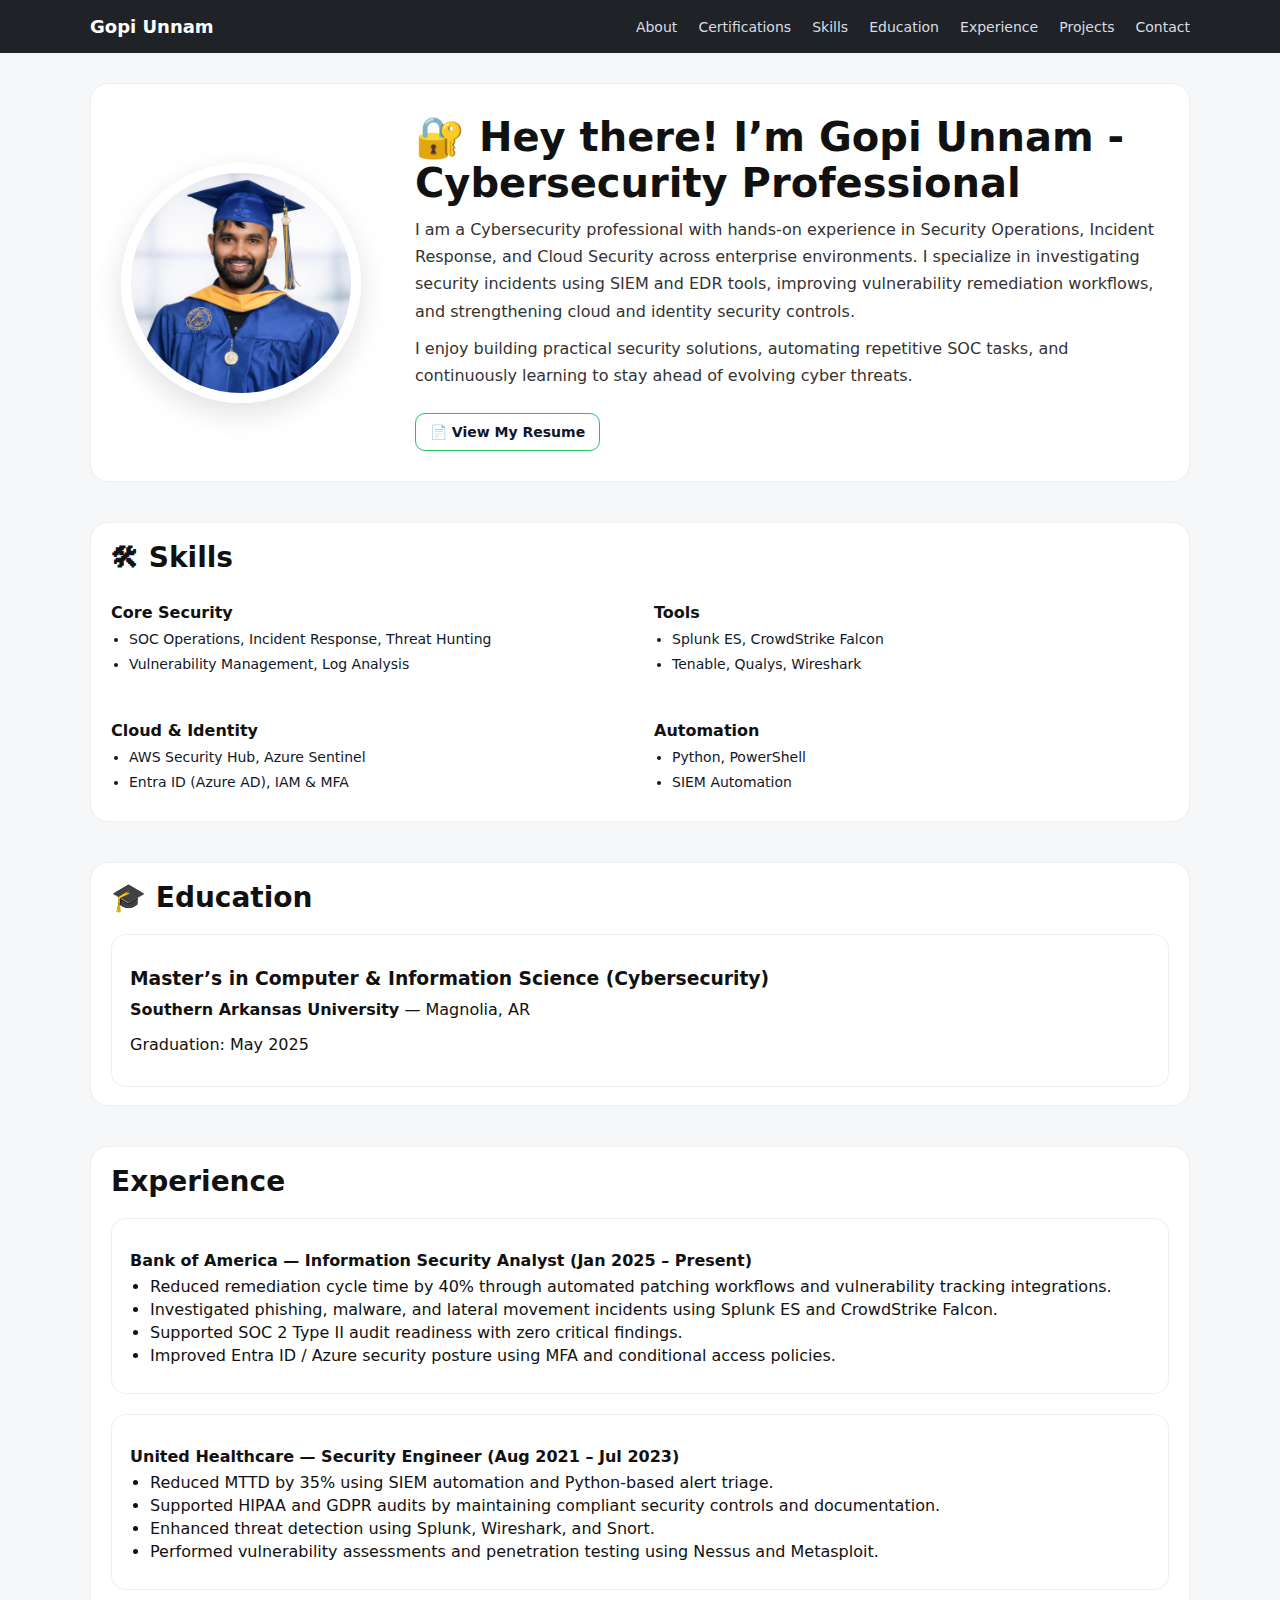
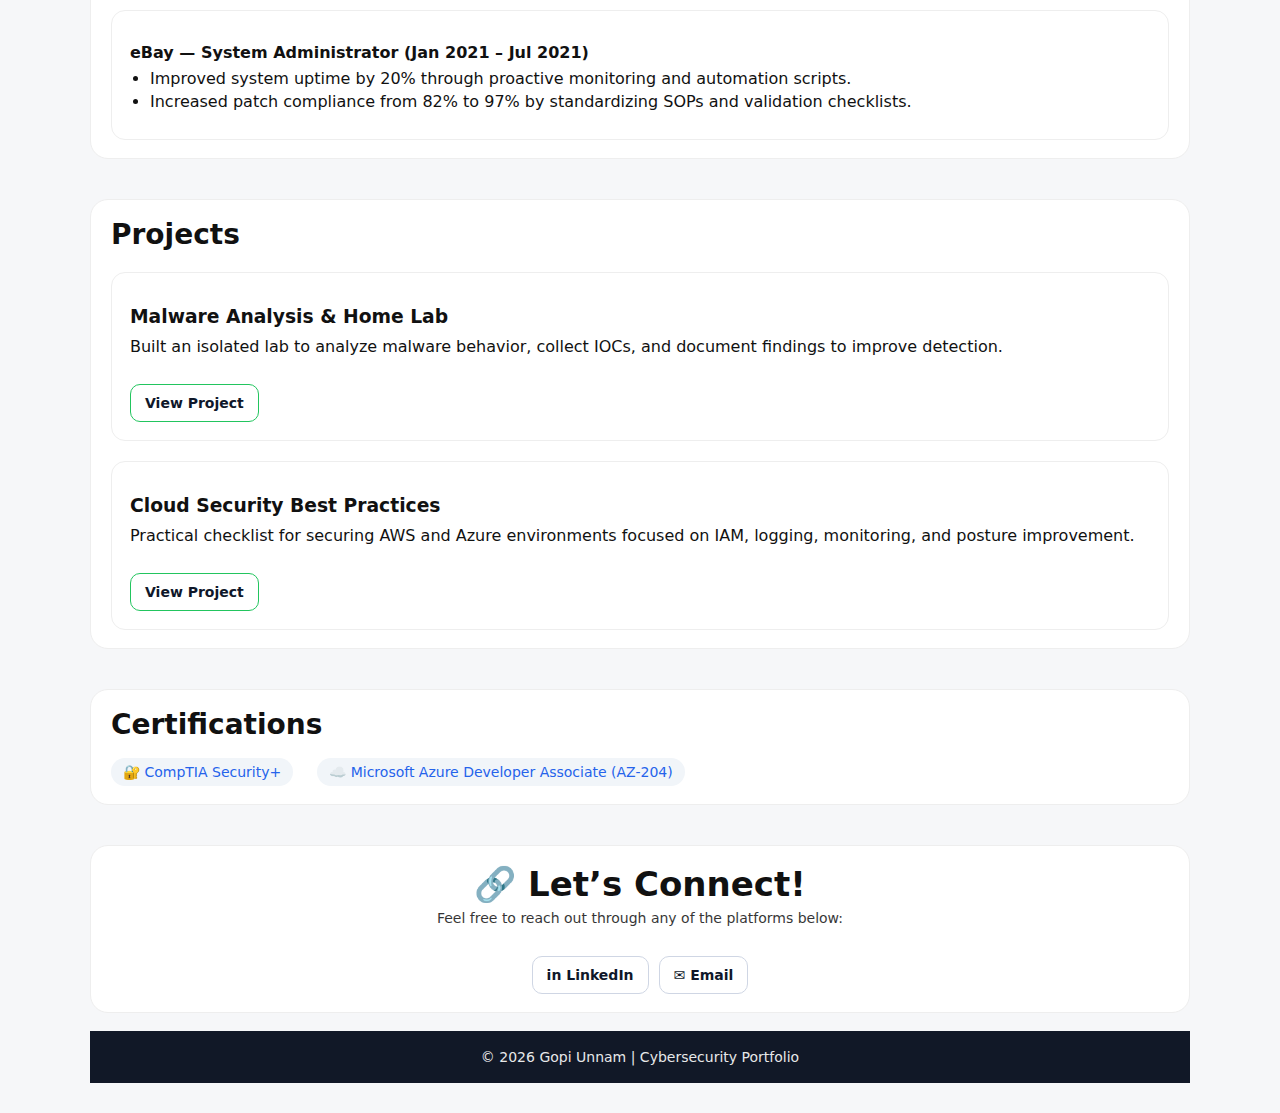
<file: index.html>
<!DOCTYPE html>
<html>
<head>
  <meta charset="UTF-8">
  <title>Gopi Unnam | Cybersecurity Portfolio</title>
  <link rel="stylesheet" href="style.css?v=2">
</head>
<body>

  <div class="topbar">
    <div class="wrap">
      <div class="brand">Gopi Unnam</div>
      <nav>
        <a href="#about">About</a>
        <a href="#certifications">Certifications</a>
        <a href="#skills">Skills</a>
        <a href="#education">Education</a>
        <a href="#experience">Experience</a>
        <a href="#projects">Projects</a>
        <a href="#contact">Contact</a>
      </nav>
    </div>
  </div>

  <div class="container">

    <div class="hero" id="about">
      <img class="avatar" src="profile.jpg" alt="Gopi Unnam">
      <div>
        <h1>🔐 Hey there! I’m Gopi Unnam - Cybersecurity Professional</h1>

        <p>
I am a Cybersecurity professional with hands-on experience in Security Operations, Incident Response, and Cloud Security across enterprise environments. I specialize in investigating security incidents using SIEM and EDR tools, improving vulnerability remediation workflows, and strengthening cloud and identity security controls.
</p>

<p>
I enjoy building practical security solutions, automating repetitive SOC tasks, and continuously learning to stay ahead of evolving cyber threats.
</p>

        <a class="btn" href="Gopi Resume_182026.pdf" target="_blank">📄 View My Resume</a>
      </div>
    </div>

   <div class="section" id="skills">
  <h2>🛠 Skills</h2>

  <div class="skills-2col">
    <div class="skills-block">
      <h3>Core Security</h3>
      <ul>
        <li>SOC Operations, Incident Response, Threat Hunting</li>
        <li>Vulnerability Management, Log Analysis</li>
      </ul>
    </div>

    <div class="skills-block">
      <h3>Tools</h3>
      <ul>
        <li>Splunk ES, CrowdStrike Falcon</li>
        <li>Tenable, Qualys, Wireshark</li>
      </ul>
    </div>

    <div class="skills-block">
      <h3>Cloud & Identity</h3>
      <ul>
        <li>AWS Security Hub, Azure Sentinel</li>
        <li>Entra ID (Azure AD), IAM & MFA</li>
      </ul>
    </div>

    <div class="skills-block">
      <h3>Automation</h3>
      <ul>
        <li>Python, PowerShell</li>
        <li>SIEM Automation</li>
      </ul>
    </div>
  </div>
</div>
    
    <div class="section" id="education">
  <h2>🎓 Education</h2>

  <div class="card">
    <h3>Master’s in Computer & Information Science (Cybersecurity)</h3>
    <p><b>Southern Arkansas University</b> — Magnolia, AR</p>
    <p>Graduation: May 2025</p>
  </div>
</div>

   <div class="section" id="experience">
  <h2>Experience</h2>

  <div class="card">
    <h4>Bank of America — Information Security Analyst (Jan 2025 – Present)</h4>
    <ul>
      <li>Reduced remediation cycle time by 40% through automated patching workflows and vulnerability tracking integrations.</li>
      <li>Investigated phishing, malware, and lateral movement incidents using Splunk ES and CrowdStrike Falcon.</li>
      <li>Supported SOC 2 Type II audit readiness with zero critical findings.</li>
      <li>Improved Entra ID / Azure security posture using MFA and conditional access policies.</li>
    </ul>
  </div>

  <div class="card">
    <h4>United Healthcare — Security Engineer (Aug 2021 – Jul 2023)</h4>
    <ul>
      <li>Reduced MTTD by 35% using SIEM automation and Python-based alert triage.</li>
      <li>Supported HIPAA and GDPR audits by maintaining compliant security controls and documentation.</li>
      <li>Enhanced threat detection using Splunk, Wireshark, and Snort.</li>
      <li>Performed vulnerability assessments and penetration testing using Nessus and Metasploit.</li>
    </ul>
  </div>

  <div class="card">
    <h4>eBay — System Administrator (Jan 2021 – Jul 2021)</h4>
    <ul>
      <li>Improved system uptime by 20% through proactive monitoring and automation scripts.</li>
      <li>Increased patch compliance from 82% to 97% by standardizing SOPs and validation checklists.</li>
    </ul>
  </div>
</div>

   <div class="section" id="projects">
  <h2>Projects</h2>

  <div class="card">
    <h3>Malware Analysis & Home Lab</h3>
    <p>Built an isolated lab to analyze malware behavior, collect IOCs, and document findings to improve detection.</p>
    <a class="btn" href="malware-lab.html">View Project</a>
  </div>

  <div class="card">
    <h3>Cloud Security Best Practices</h3>
    <p>Practical checklist for securing AWS and Azure environments focused on IAM, logging, monitoring, and posture improvement.</p>
    <a class="btn" href="cloud-security.html">View Project</a>
  </div>
</div>

    <div class="section" id="certifications">
  <h2>Certifications</h2>

  <div class="cert-links">
    <a class="cert-pill" href="certifications/security-plus.png.jpg" target="_blank">
      🔐 CompTIA Security+
    </a>

    <a class="cert-pill" href="certifications/az-204.png.jpg" target="_blank">
      ☁️ Microsoft Azure Developer Associate (AZ-204)
    </a>
  </div>
</div>

<div class="section" id="contact">
  <div class="connect">
    <div class="connect-title">🔗 Let’s Connect!</div>
    <div class="connect-subtitle">
      Feel free to reach out through any of the platforms below:
    </div>

    <div class="connect-buttons">
      <a class="btn btn-outline"
         href="https://www.linkedin.com/in/gopi-chowdary-02640737b/"
         target="_blank" rel="noopener">
        in LinkedIn
      </a>

      <a class="btn btn-outline"
         href="mailto:gopichowdaryu16@gmail.com">
        ✉ Email
      </a>
    </div>
  </div>
</div>

<footer class="site-footer">
  <div class="footer-inner">
    © 2026 Gopi Unnam | Cybersecurity Portfolio
  </div>
</footer>
</body>
</html>
</file>
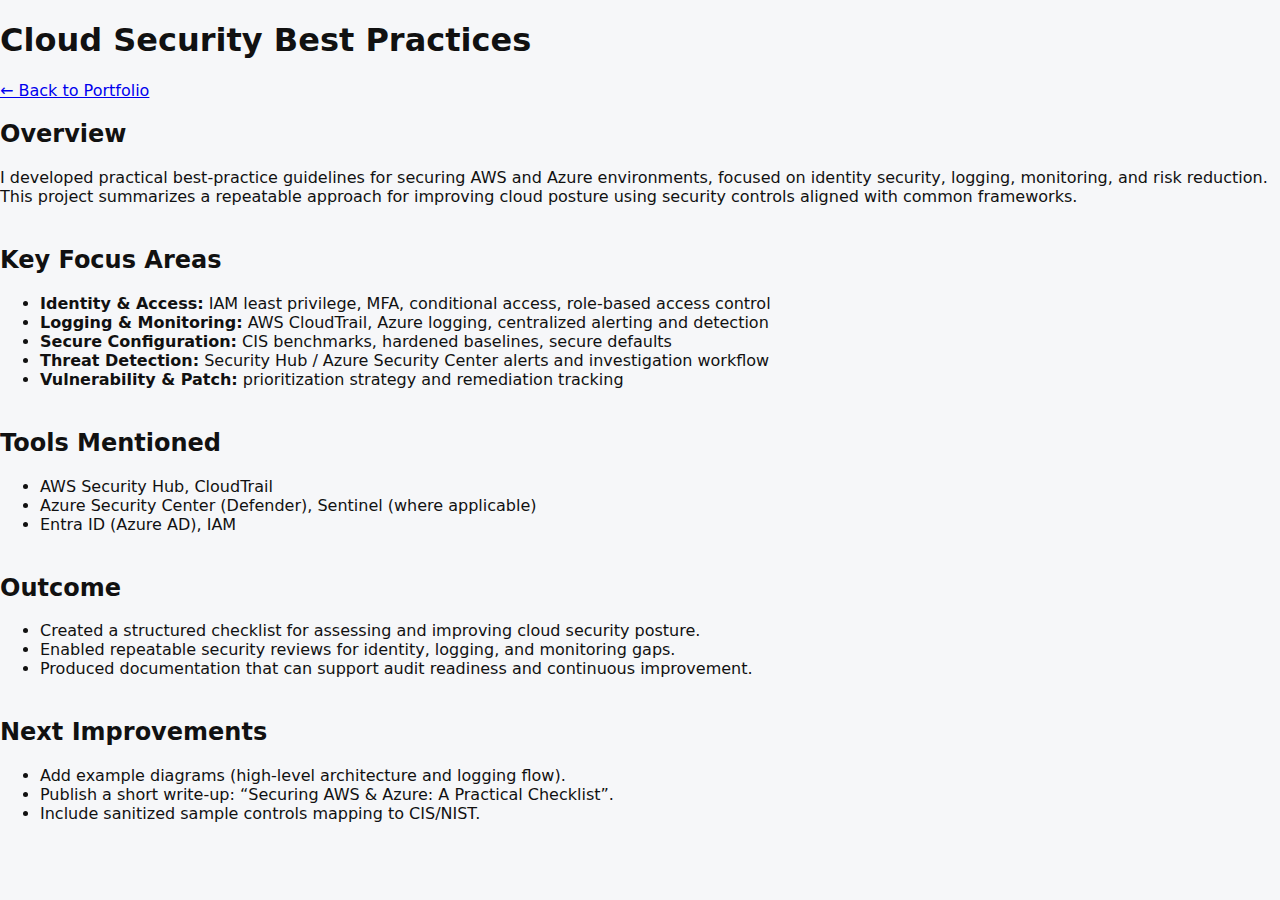
<file: cloud-security.html>
<!DOCTYPE html>
<html>
<head>
  <title>Cloud Security Best Practices | Gopi Unnam</title>
  <link rel="stylesheet" href="style.css">
</head>
<body>

<header>
  <h1>Cloud Security Best Practices</h1>
  <p class="small">
    <a href="index.html">← Back to Portfolio</a>
  </p>
</header>

<section>
  <h2>Overview</h2>
  <p>
    I developed practical best-practice guidelines for securing AWS and Azure environments, focused on identity security,
    logging, monitoring, and risk reduction. This project summarizes a repeatable approach for improving cloud posture
    using security controls aligned with common frameworks.
  </p>
</section>

<section>
  <h2>Key Focus Areas</h2>
  <ul>
    <li><b>Identity & Access:</b> IAM least privilege, MFA, conditional access, role-based access control</li>
    <li><b>Logging & Monitoring:</b> AWS CloudTrail, Azure logging, centralized alerting and detection</li>
    <li><b>Secure Configuration:</b> CIS benchmarks, hardened baselines, secure defaults</li>
    <li><b>Threat Detection:</b> Security Hub / Azure Security Center alerts and investigation workflow</li>
    <li><b>Vulnerability & Patch:</b> prioritization strategy and remediation tracking</li>
  </ul>
</section>

<section>
  <h2>Tools Mentioned</h2>
  <ul>
    <li>AWS Security Hub, CloudTrail</li>
    <li>Azure Security Center (Defender), Sentinel (where applicable)</li>
    <li>Entra ID (Azure AD), IAM</li>
  </ul>
</section>

<section>
  <h2>Outcome</h2>
  <ul>
    <li>Created a structured checklist for assessing and improving cloud security posture.</li>
    <li>Enabled repeatable security reviews for identity, logging, and monitoring gaps.</li>
    <li>Produced documentation that can support audit readiness and continuous improvement.</li>
  </ul>
</section>

<section>
  <h2>Next Improvements</h2>
  <ul>
    <li>Add example diagrams (high-level architecture and logging flow).</li>
    <li>Publish a short write-up: “Securing AWS & Azure: A Practical Checklist”.</li>
    <li>Include sanitized sample controls mapping to CIS/NIST.</li>
  </ul>
</section>

</body>
</html>
</file>
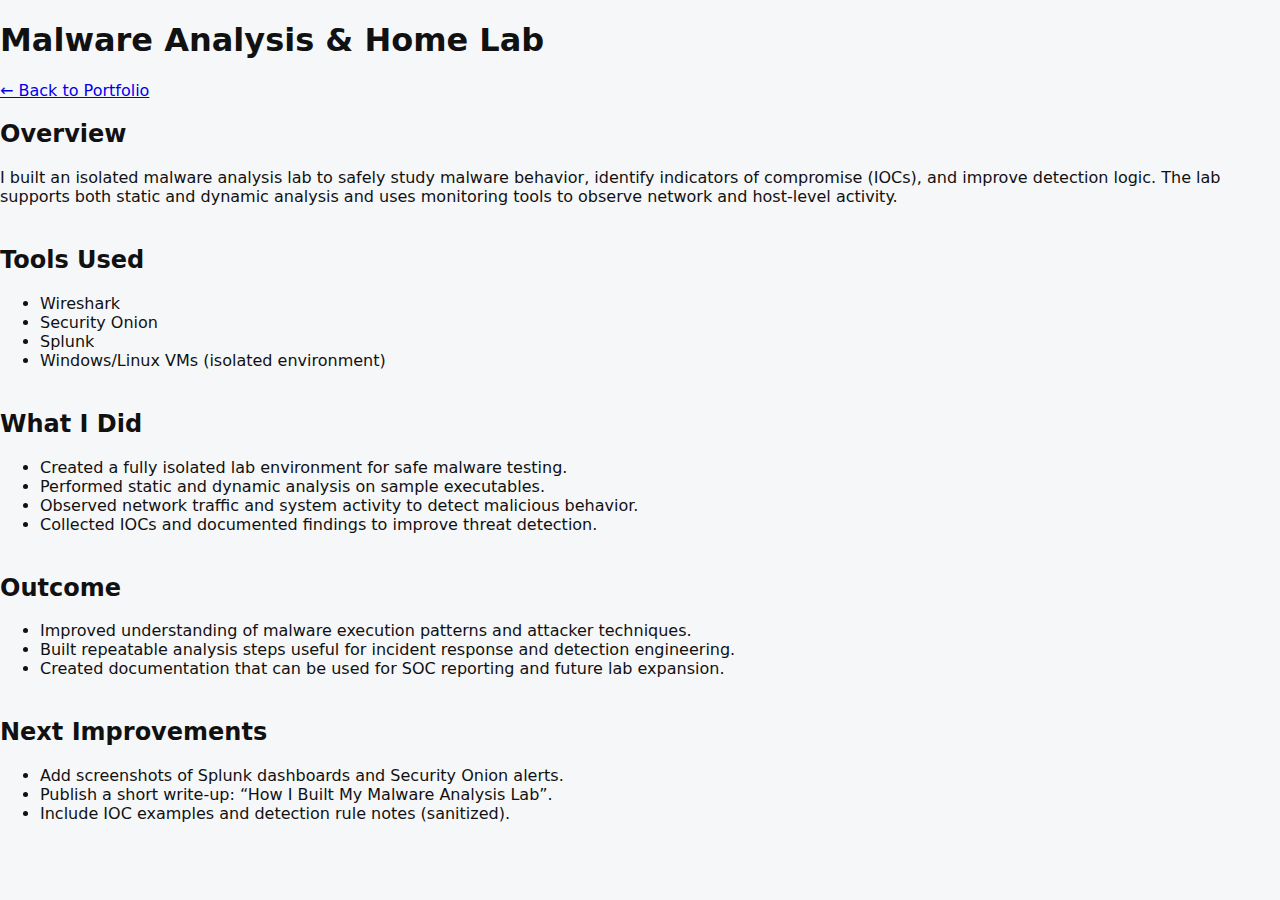
<file: malware-lab.html>
<!DOCTYPE html>
<html>
<head>
  <title>Malware Analysis & Home Lab | Gopi Unnam</title>
  <link rel="stylesheet" href="style.css">
</head>
<body>

<header>
  <h1>Malware Analysis & Home Lab</h1>
  <p class="small">
    <a href="index.html">← Back to Portfolio</a>
  </p>
</header>

<section>
  <h2>Overview</h2>
  <p>
    I built an isolated malware analysis lab to safely study malware behavior, identify indicators of compromise (IOCs),
    and improve detection logic. The lab supports both static and dynamic analysis and uses monitoring tools to observe
    network and host-level activity.
  </p>
</section>

<section>
  <h2>Tools Used</h2>
  <ul>
    <li>Wireshark</li>
    <li>Security Onion</li>
    <li>Splunk</li>
    <li>Windows/Linux VMs (isolated environment)</li>
  </ul>
</section>

<section>
  <h2>What I Did</h2>
  <ul>
    <li>Created a fully isolated lab environment for safe malware testing.</li>
    <li>Performed static and dynamic analysis on sample executables.</li>
    <li>Observed network traffic and system activity to detect malicious behavior.</li>
    <li>Collected IOCs and documented findings to improve threat detection.</li>
  </ul>
</section>

<section>
  <h2>Outcome</h2>
  <ul>
    <li>Improved understanding of malware execution patterns and attacker techniques.</li>
    <li>Built repeatable analysis steps useful for incident response and detection engineering.</li>
    <li>Created documentation that can be used for SOC reporting and future lab expansion.</li>
  </ul>
</section>

<section>
  <h2>Next Improvements</h2>
  <ul>
    <li>Add screenshots of Splunk dashboards and Security Onion alerts.</li>
    <li>Publish a short write-up: “How I Built My Malware Analysis Lab”.</li>
    <li>Include IOC examples and detection rule notes (sanitized).</li>
  </ul>
</section>

</body>
</html>
</file>
<file: style.css>
html { scroll-behavior: smooth; }

body{
  margin:0;
  font-family: system-ui, -apple-system, Segoe UI, Roboto, Arial, sans-serif;
  background:#f6f7f9;
  color:#111;
}

.topbar{
  background:#1f2328;
  color:#fff;
  position: sticky;
  top:0;
  z-index: 10;
}

.topbar .wrap{
  max-width: 1100px;
  margin: 0 auto;
  padding: 16px 20px;
  display:flex;
  align-items:center;
  justify-content: space-between;
}

.brand{
  font-weight:700;
  font-size:18px;
}

.topbar nav a{
  color:#d9dde3;
  text-decoration:none;
  margin-left:16px;
  font-size:14px;
}
.topbar nav a:hover{ color:#fff; }

.container{
  max-width:1100px;
  margin: 0 auto;
  padding: 30px 20px;
}

.hero{
  display:grid;
  grid-template-columns: 260px 1fr;
  gap: 34px;
  align-items:center;
  padding: 30px;
  background:#fff;
  border:1px solid #eee;
  border-radius: 18px;
}

.avatar{
  width: 220px;
  height: 220px;
  border-radius: 50%;
  object-fit: cover;
  border: 10px solid #fff;
  box-shadow: 0 10px 30px rgba(0,0,0,.12);
}

.hero h1{
  margin:0 0 10px 0;
  font-size: 40px;
  line-height:1.15;
}

.hero p{
  margin: 10px 0;
  color:#333;
  line-height:1.7;
}

.btn{
  display:inline-flex;
  align-items:center;
  gap:10px;
  margin-top: 14px;
  padding: 10px 14px;
  border-radius: 10px;
  border: 1px solid #22c55e;
  color:#0f172a;
  background:#fff;
  text-decoration:none;
  font-weight:600;
}

.section{
  margin-top: 22px;
  background:#fff;
  border:1px solid #eee;
  border-radius: 18px;
  padding: 24px;
}

.section h2{
  margin:0 0 12px 0;
  font-size: 28px;
}

.card{
  background:#fff;
  border:1px solid #eee;
  border-radius: 14px;
  padding: 18px;
  margin-top: 14px;
}

.badge{
  display:inline-block;
  padding:6px 12px;
  border:1px solid #ddd;
  border-radius: 999px;
  margin: 6px 6px 0 0;
  font-size: 14px;
}

@media(max-width: 900px){
  .hero{ grid-template-columns: 1fr; }
  .avatar{ width: 180px; height: 180px; }
}
/* ===== Spacing Improvements ===== */

.section {
  margin-top: 40px;
}

.section h2 {
  margin-bottom: 20px;
}

.card {
  margin-top: 20px;
}

ul {
  margin-top: 10px;
  margin-bottom: 10px;
}

p {
  margin-top: 10px;
  margin-bottom: 10px;
}
/* ===== Certification Card Image Fix ===== */
.cert-grid{
  display: grid;
  grid-template-columns: repeat(auto-fit, minmax(260px, 1fr));
  gap: 18px;
}

.cert-card img{
  width: 100%;
  height: 180px;        /* makes it same size */
  object-fit: cover;    /* crops nicely */
  border-radius: 12px;
  display: block;
}

.cert-card h4{
  margin: 12px 0 0;
}
/* ============================= */
/* CERTIFICATIONS – SIZE & GRID */
/* ============================= */

#certifications {
  padding: 40px 0;
}

.cert-grid {
  display: grid;
  grid-template-columns: repeat(auto-fit, minmax(260px, 1fr));
  gap: 24px;
}

.cert-card {
  background: #ffffff;
  border-radius: 14px;
  padding: 16px;
  box-shadow: 0 8px 20px rgba(0,0,0,0.06);
  text-align: center;
}

/* 🔽 IMAGE SIZE CONTROL (IMPORTANT) */
.cert-card img {
  max-width: 220px;   /* ← make smaller like Shrutika */
  width: 100%;
  height: auto;
  border-radius: 8px;
}

/* Title below image */
.cert-card h4 {
  font-size: 15px;
  font-weight: 600;
  margin-top: 10px;
}

/* Reduce large gaps between sections */
section {
  margin-bottom: 40px;
}
/* Certifications links styling */
.cert-links {
  display: flex;
  flex-wrap: wrap;
  gap: 16px;
  margin-top: 10px;
}

.cert-links a {
  font-size: 14px;
  color: #2563eb;
  text-decoration: none;
  font-weight: 500;
}

.cert-links a:hover {
  text-decoration: underline;
}
.cert-links {
  display: flex;
  flex-wrap: wrap;
  gap: 24px;   /* 👈 MORE SPACE BETWEEN CERTS */
  margin-top: 16px;
}


.cert-pill {
  font-size: 13px;
  padding: 6px 12px;
  background: #f1f5f9;
  border-radius: 999px;
  color: #111827;
  text-decoration: none;
  font-weight: 500;
  transition: all 0.2s ease;
}
.badge-row{
  display: flex;
  flex-wrap: wrap;
  gap: 10px;
}
/* Reduce spacing between sub-headings and content */
#skills h3,
#skills h4 {
  margin-bottom: 6px;   /* was large, now tight */
  margin-top: 18px;
}

/* Reduce spacing under badge rows */
#skills .badge,
#skills .pill,
#skills span {
  margin-top: 4px;
}

/* Reduce list spacing */
#skills ul {
  margin-top: 6px;
  margin-bottom: 10px;
}

/* Reduce spacing between sections inside Skills */
#skills .section-block {
  margin-bottom: 16px;
}


.cert-pill:hover {
  background: #e5e7eb;
  transform: translateY(-1px);
}
/* GLOBAL: Reduce spacing between headings and content across site */

/* Section cards spacing */
.section {
  padding: 18px 20px !important;   /* reduces inside padding */
  margin-bottom: 18px !important;  /* reduces gap between sections */
}

/* Main section titles: About, Skills, Experience, Projects, Blog, Certs, Contact */
.section h2 {
  margin: 0 0 10px !important;  /* closer to content */
  line-height: 1.2;
}

/* Sub-headings inside sections */
.section h3,
.section h4 {
  margin: 14px 0 6px !important;  /* reduce top + bottom gap */
  line-height: 1.25;
}

/* Paragraph spacing */
.section p {
  margin: 6px 0 10px !important;
  line-height: 1.6;
}

/* List spacing */
.section ul {
  margin: 6px 0 10px !important;
  padding-left: 20px;
}

.section li {
  margin: 4px 0 !important;
}
.connect{
  text-align: center;
}

.connect-title{
  font-size: 34px;
  font-weight: 800;
  margin-bottom: 6px;
}

.connect-subtitle{
  font-size: 14px;
  opacity: 0.85;
  margin-bottom: 16px;
}

.connect-buttons{
  display: flex;
  justify-content: center;
  gap: 10px;
  flex-wrap: wrap;
}

.btn{
  padding: 10px 14px;
  border-radius: 10px;
  text-decoration: none;
  font-weight: 600;
  font-size: 14px;
}

.btn-outline{
  border: 1px solid #cfd6e4;
  background: #fff;
  color: #0f172a;
}

.site-footer{
  margin-top: 18px;
  background: #111827;
  color: white;
  padding: 18px 12px;
}

.footer-inner{
  text-align: center;
  font-size: 14px;
  opacity: 0.9;
}
.skills-grid{
  display: grid;
  grid-template-columns: repeat(auto-fit, minmax(240px, 1fr));
  gap: 40px;
  margin-top: 20px;
}

.skills-column h3{
  margin-bottom: 12px;
  font-size: 18px;
}

.skill-pill{
  display: inline-block;
  background: #6b7280;
  color: #fff;
  padding: 6px 12px;
  border-radius: 12px;
  font-size: 13px;
  font-weight: 500;
  margin: 4px 6px 4px 0;
}
.skills-grid{
  display:grid;
  grid-template-columns:repeat(3, minmax(0, 1fr));
  gap:40px;
  margin-top:18px;
}

@media (max-width: 980px){
  .skills-grid{ grid-template-columns:repeat(2, minmax(0, 1fr)); }
}
@media (max-width: 640px){
  .skills-grid{ grid-template-columns:1fr; }
}

.skills-column h3{
  margin: 0 0 12px 0;
  font-size: 18px;
  font-weight: 700;
}

.skill-pill{
  display:inline-block;
  background:#6b7280;
  color:#fff;
  padding:6px 12px;
  border-radius:999px;
  font-size:13px;
  font-weight:600;
  line-height:1;
  margin:6px 8px 0 0;
}
.skills-simple{
  display:grid;
  grid-template-columns:repeat(2, 1fr);
  gap:30px;
  margin-top:15px;
}

@media (max-width: 768px){
  .skills-simple{
    grid-template-columns:1fr;
  }
}

.skill-group h3{
  margin-bottom:10px;
  font-size:17px;
  font-weight:700;
}

.skill-pill{
  display:inline-block;
  background:#6b7280;
  color:#fff;
  padding:6px 12px;
  border-radius:999px;
  font-size:13px;
  margin:6px 6px 0 0;
}
.skills-2col{
  display:grid;
  grid-template-columns:repeat(2, minmax(0,1fr));
  gap:22px 28px;
  margin-top:14px;
}

.skills-block h3{
  margin:0 0 8px;
  font-size:16px;
  font-weight:800;
}

.skills-block ul{
  margin:0;
  padding-left:18px;
}

.skills-block li{
  margin:6px 0;
  line-height:1.5;
  color:#111827;
  font-size:14px;
}

@media (max-width: 768px){
  .skills-2col{ grid-template-columns:1fr; }
}
</file>
